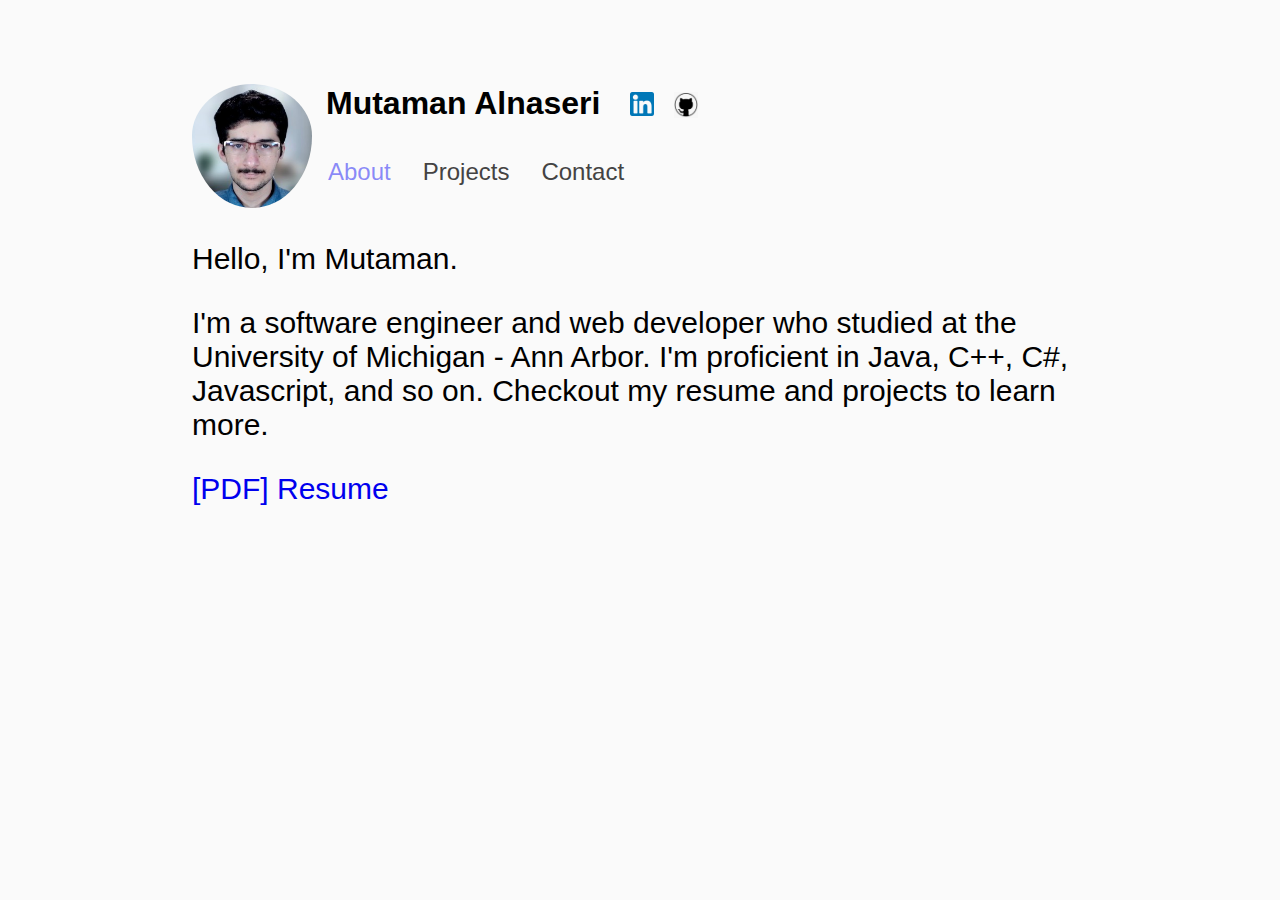
<file: index.html>
<!DOCTYPE html>
<html>

<head>
    <link rel="stylesheet" href="styles.css">
    <title>
        About
    </title>
</head>

<body>
    <div class="flex-container">
        <div class="profile-picture">
            <img src="better_profile.jpeg" alt="Profile picture">
        </div>

        <div>
            <div class="flex-container">
                <h1 id="name">Mutaman Alnaseri</h1>
                <a href="https://www.linkedin.com/in/mutamancpp/" target="_blank" rel="noreferrer noopener"><img
                        id="linkedin" src="linkedin.png" alt="LinkedIn"></a>
                <a href="https://github.com/mutaman-al" target="_blank" rel="noreferrer noopener"><img id="github"
                        src="github.png" alt="LinkedIn"></a>
            </div>

            <div class="topnav">
                <a class="active" href="#home">About</a>
                <a href="projects.html">Projects</a>
                <a href="contact.html">Contact</a>
            </div>
        </div>

    </div>


    <div class="body-content">
        <p>Hello, I'm Mutaman.</p>
        <p>I'm a software engineer and web developer who studied at the University of Michigan - Ann Arbor. I'm
            proficient in Java, C++,
            C#, Javascript, and so on. Checkout my resume and projects to learn more. </p>

        <p><a href="Resume.pdf" id="resume" target="_blank" rel="noreferrer noopener">[PDF] Resume</a></p>


    </div>

</body>



</html>
</file>
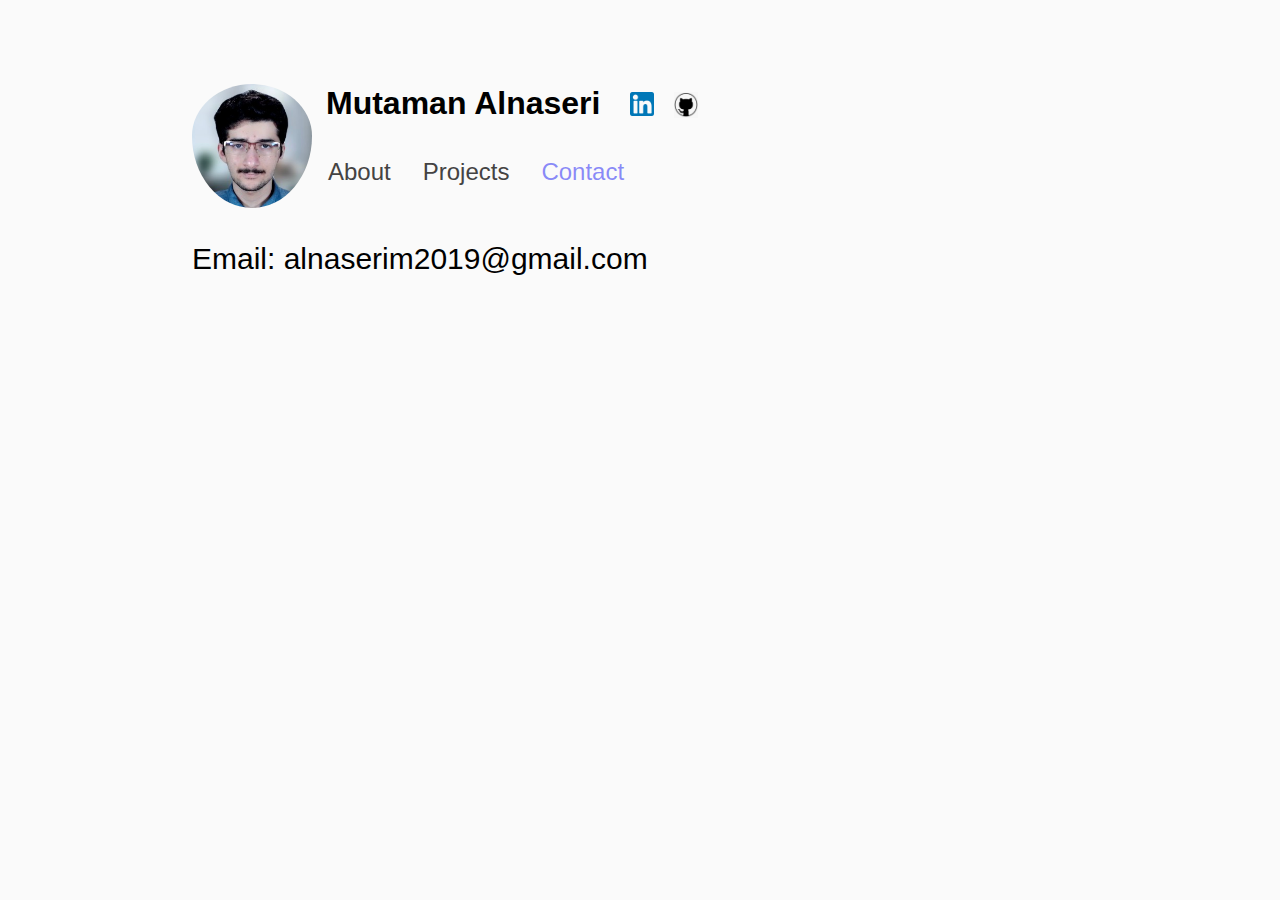
<file: contact.html>
<!DOCTYPE html>
<html>

<head>
    <link rel="stylesheet" href="styles.css">
    <title>
        Contact Me
    </title>
</head>

<body>
    <div class="flex-container">
        <div class="profile-picture">
            <img src="better_profile.jpeg" alt="Profile picture">
        </div>

        <div>
            <div class="flex-container">
                <h1 id="name">Mutaman Alnaseri</h1>
                <a href="https://www.linkedin.com/in/mutamancpp/" target="_blank" rel="noreferrer noopener"><img
                        id="linkedin" src="linkedin.png" alt="LinkedIn"></a>
                <a href="https://github.com/mutaman-al" target="_blank" rel="noreferrer noopener"><img id="github"
                        src="github.png" alt="LinkedIn"></a>
            </div>

            <div class="topnav">
                <a href="index.html">About</a>
                <a href="projects.html">Projects</a>
                <a class="active">Contact</a>
            </div>
        </div>


    </div>
    <div class="body-content">
        <p>Email: alnaserim2019@gmail.com</p>

    </div>

</body>



</html>
</file>
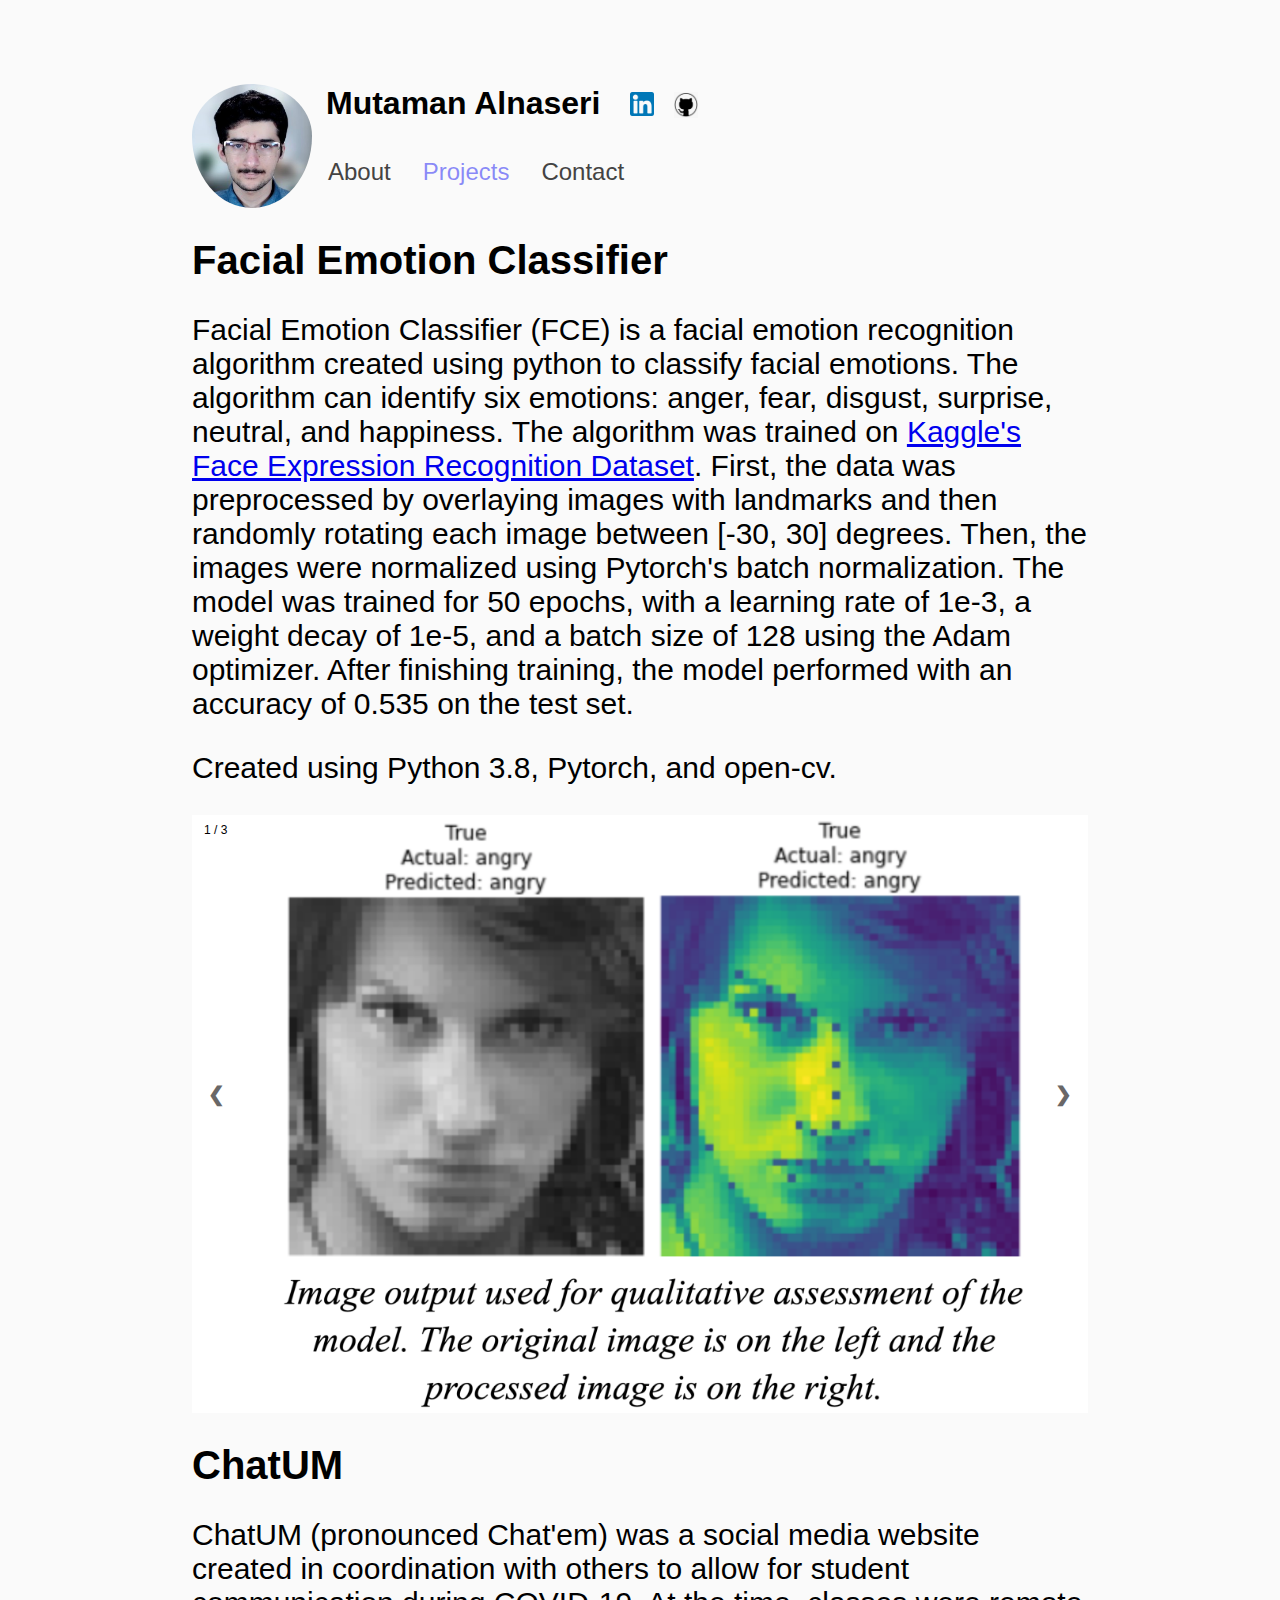
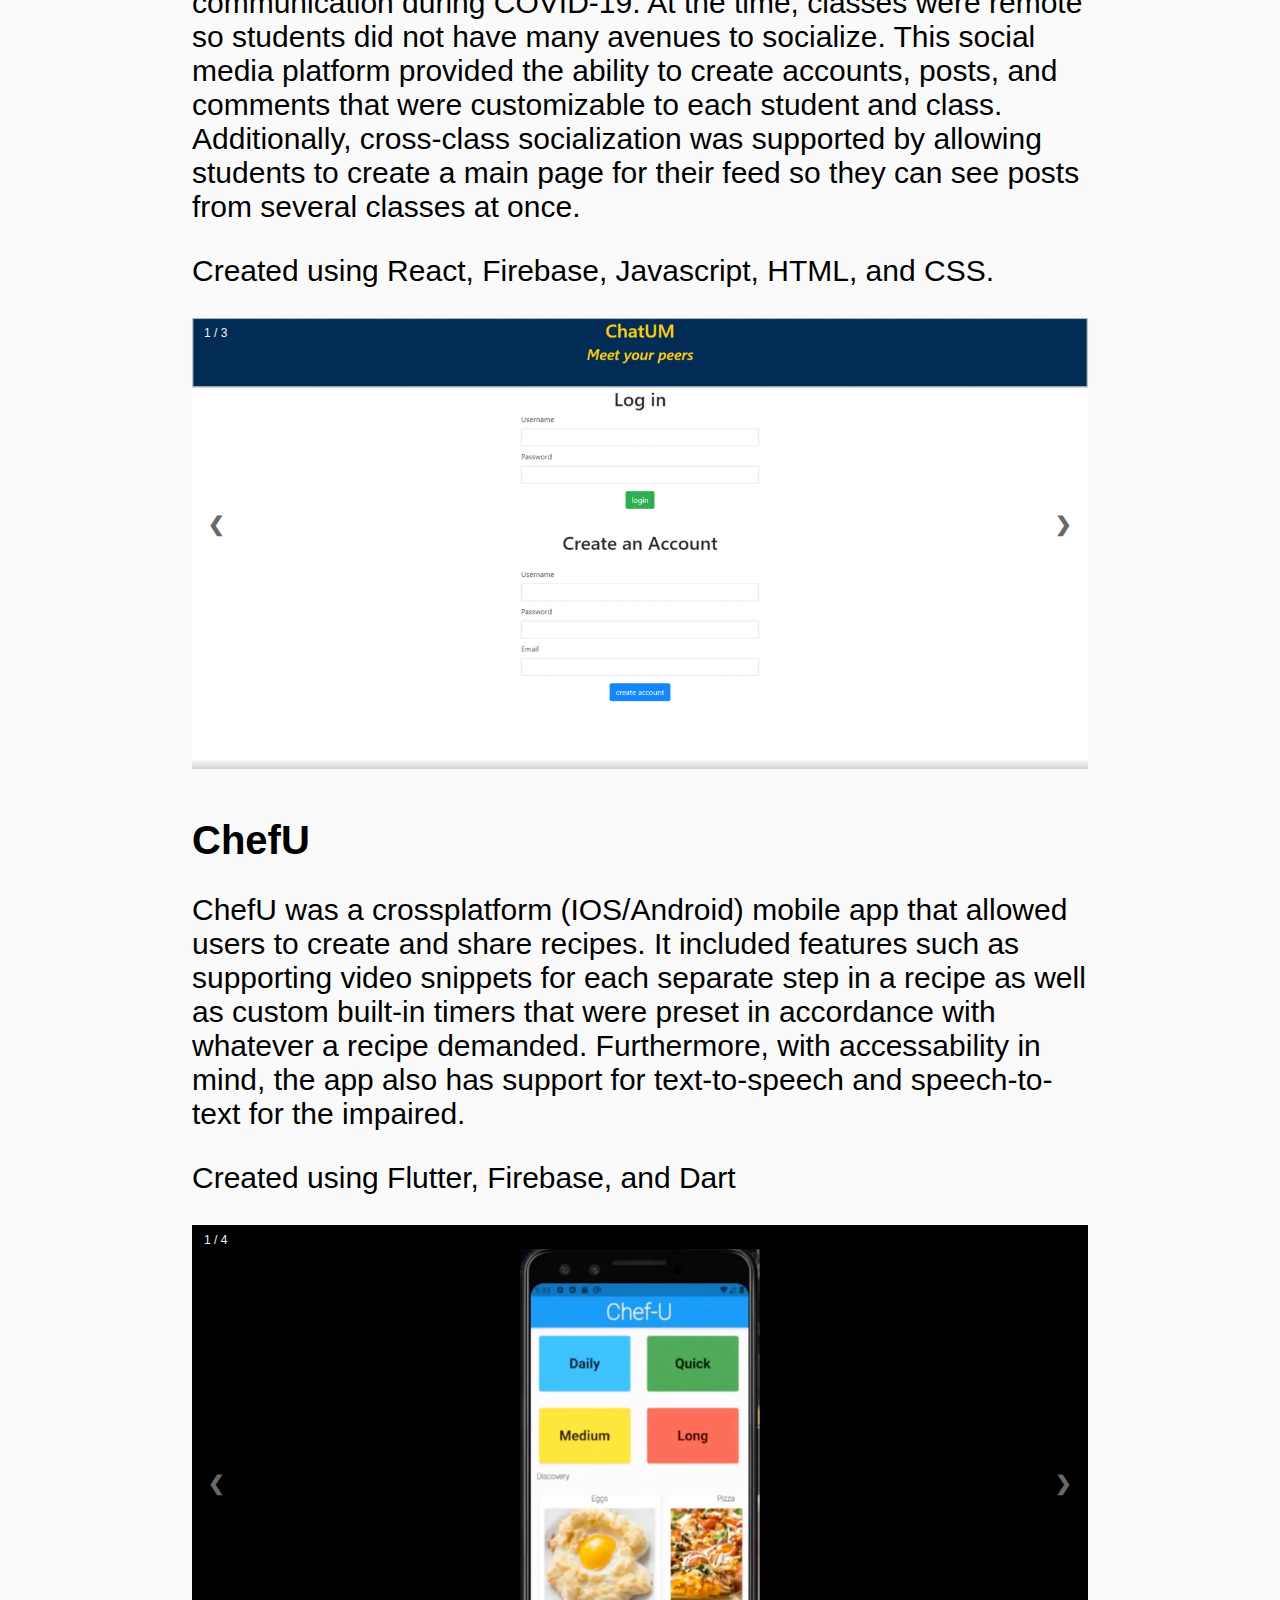
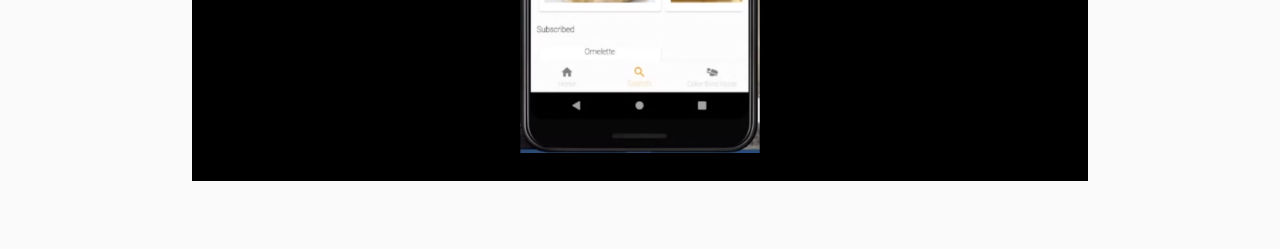
<file: projects.html>
<!DOCTYPE html>
<html>



<head>
    <link rel="stylesheet" href="styles.css">
    <title>
        Projects
    </title>
</head>

<body>
    <div class="flex-container">
        <div class="profile-picture">
            <img src="better_profile.jpeg" alt="Profile picture">
        </div>

        <div>
            <div class="flex-container">
                <h1 id="name">Mutaman Alnaseri</h1>
                <a href="https://www.linkedin.com/in/mutamancpp/" target="_blank" rel="noreferrer noopener"><img
                        id="linkedin" src="linkedin.png" alt="LinkedIn"></a>
                <a href="https://github.com/mutaman-al" target="_blank" rel="noreferrer noopener"><img id="github"
                        src="github.png" alt="LinkedIn"></a>
            </div>

            <div class="topnav">
                <a href="index.html">About</a>
                <a class="active">Projects</a>
                <a href="contact.html">Contact</a>
            </div>
        </div>

    </div>

    <div class="body-content">

        <h1 id="Facial Emotion Classifier">Facial Emotion Classifier</h1>
        <p>Facial Emotion Classifier (FCE) is a facial emotion recognition algorithm created using python to classify
            facial emotions. The algorithm can identify six emotions: anger, fear, disgust, surprise, neutral, and happiness.
            The algorithm was trained on <a href="https://www.kaggle.com/datasets/jonathanoheix/face-expression-recognition-dataset">
                Kaggle's Face Expression Recognition Dataset</a>. First, the data was preprocessed by
            overlaying images with landmarks and then randomly rotating each image between [-30, 30] degrees. Then, the images
            were normalized using Pytorch's batch normalization. The model was trained for 50 epochs, with a learning rate of 1e-3,
            a weight decay of 1e-5, and a batch size of 128 using the Adam optimizer. After finishing training, the model performed
            with an accuracy of 0.535 on the test set.
        </p>
        <p>Created using Python 3.8, Pytorch, and open-cv.</p>

         <!-- Container for the image gallery-->
         <div class="container">

            <!-- Full-width images with number text -->
            <div class="FCESlides">
            <div class="numbertext" style="color: black">1 / 3</div>
                <img src="Projects/FCE/Example.png" style="width:100%">
            </div>
        
            <div class="FCESlides">
            <div class="numbertext" style="color: black">2 / 3</div>
                <img src="Projects/FCE/Graph.png" style="width:100%">
            </div>
        
            <div class="FCESlides">
            <div class="numbertext" style="color: black">3 / 3</div>
                <img src="Projects/FCE/Diagram.png" style="width:100%">
            </div>
            

            <!-- Next and previous buttons -->
            <a class="prev" onclick="plusSlides(-1, 'FCESlides')">&#10094;</a>
            <a class="next" onclick="plusSlides(1, 'FCESlides')">&#10095;</a>
        </div>

        <h1 id="ChatUM">ChatUM</h1>
        <p>ChatUM (pronounced Chat'em) was a social media website created in coordination with others to allow for
            student communication during COVID-19. At the time, classes were remote so students did not have many
            avenues to socialize. This social media platform provided the ability to create accounts, posts, and
            comments that were customizable to each student and class. Additionally, cross-class socialization was
            supported by allowing students to create a main page for their feed so they can see posts from several
            classes at once.</p>
        <p>Created using React, Firebase, Javascript, HTML, and CSS.</p>

       

        <!-- Container for the image gallery-->
        <div class="container">

            <!-- Full-width images with number text -->
            <div class="ChatUMSlides">
            <div class="numbertext">1 / 3</div>
                <img src="Projects/ChatUM/Login.png" style="width:100%">
            </div>
        
            <div class="ChatUMSlides">
            <div class="numbertext">2 / 3</div>
                <img src="Projects/ChatUM/ClassPage.png" style="width:100%">
            </div>
        
            <div class="ChatUMSlides">
            <div class="numbertext">3 / 3</div>
                <img src="Projects/ChatUM/MainPage.png" style="width:100%">
            </div>
            

            <!-- Next and previous buttons -->
            <a class="prev" onclick="plusSlides(-1, 'ChatUMSlides')">&#10094;</a>
            <a class="next" onclick="plusSlides(1, 'ChatUMSlides')">&#10095;</a>
        </div>


        <br>

        <h1 id="ChefU">ChefU</h1>
        <p>ChefU was a crossplatform (IOS/Android) mobile app that allowed users to create and share recipes. It
            included features such as supporting video snippets for each separate step in a recipe as well as custom
            built-in timers that were preset in accordance with whatever a recipe demanded. Furthermore, with
            accessability in mind, the app also has support for text-to-speech and speech-to-text for the impaired.</p>
        <p>Created using Flutter, Firebase, and Dart</p>

        <!-- Container for the image gallery -->
        <div class="container">

            <!-- Full-width images with number text -->
            <div class="ChefUSlides">
            <div class="numbertext">1 / 4</div>
                <img src="Projects/ChefU/MainMenu.png" style="width:100%">
            </div>
        
            <div class="ChefUSlides">
            <div class="numbertext">2 / 4</div>
                <img src="Projects/ChefU/LongRecipes.png" style="width:100%">
            </div>
        
            <div class="ChefUSlides">
            <div class="numbertext">3 / 4</div>
                <img src="Projects/ChefU/Steps.png" style="width:100%">
            </div>

            <div class="ChefUSlides">
                <div class="numbertext">4 / 4</div>
                    <img src="Projects/ChefU/PostRecipe.png" style="width:100%">
                </div>
            

            <!-- Next and previous buttons -->
            <a class="prev" onclick="plusSlides(-1, 'ChefUSlides')">&#10094;</a>
            <a class="next" onclick="plusSlides(1, 'ChefUSlides')">&#10095;</a>

        </div>

        <script>
            slideIndexes = {"FCESlides":1, "ChatUMSlides":1, "ChefUSlides":1};
            showSlides(slideIndexes["FCESlides"], 'FCESlides');
            showSlides(slideIndexes["ChatUMSlides"], 'ChatUMSlides');
            showSlides(slideIndexes["ChefUSlides"], 'ChefUSlides');
        
            // Next/previous controls
            function plusSlides(n, slide_name) {
                showSlides(slideIndexes[slide_name] += n, slide_name);
            }
        
            // Thumbnail image controls
            function currentSlide(n, slide_name) {
                showSlides(slideIndexes[slide_name] = n, slide_name);
            }
        
            function showSlides(n, slide_name) {
                let slides = document.getElementsByClassName(slide_name);
                let captionText = document.getElementById("caption");

                if (n > slides.length) {slideIndexes[slide_name] = 1}
                if (n < 1) {slideIndex = slides.length}
                for (let i = 0; i < slides.length; i++) {
                    slides[i].style.display = "none";
                }

                slides[slideIndexes[slide_name]-1].style.display = "block";
            }
        </script>
    </div>
</body>



</html>
</file>
<file: styles.css>
body {
    font-family: 'Gill Sans', 'Gill Sans MT', 'Trebuchet MS', sans-serif;
    margin: 5% 15%;
    padding:0;
    background-color: rgb(250, 250, 250);
}

.profile-picture { 
    position: relative;
    left: 0px;

}

    .profile-picture img{
        width: 120px;
        border-radius: 50%;
        padding-top: 20px;
    }


.flex-container {
    display: flex;
    flex-direction: row;

    
}

#name {
    padding-left: 14px;
}

#linkedin {
    padding-top: 28px;
    padding-left: 30px;
    width: 24px;
}

#github {
    padding-top: 28px;
    padding-left: 20px;
    width: 24px;
}

#resume {
    text-decoration: none;
}

.body-content p{
    font-size: 30px;
}

.body-content h1{
    font-size: 40px;
}

/* Add a black background color to the top navigation */
.topnav {
    overflow: hidden;
    background-color: rgb(250, 250, 250);
  }
  
  /* Style the links inside the navigation bar */
  .topnav a {
    float: left;
    
    color: rgb(68, 67, 67);
    text-align: center;
    padding: 14px 16px;
    text-decoration: none;
    font-size: 24px;
  }
  
  /* Change the color of links on hover */
  .topnav a:hover {
    color: rgba(86, 86, 246, 0.685);
  }
  
  /* Add a color to the active/current link */
  .topnav a.active {
    color: rgba(86, 86, 246, 0.685);
  }


/* Slideshow code */

/* Position the image container (needed to position the left and right arrows) */
.container {
    position: relative;
}

/* Hide the images by default */
.mySlides {
    display: none;
}

/* Add a pointer when hovering over the thumbnail images */
.cursor {
    cursor: pointer;
}

/* Next & previous buttons */
.prev,
.next {
    cursor: pointer;
    position: absolute;
    top: 50%;
    width: auto;
    padding: 16px;
    margin-top: -50px;
    color: rgb(105, 103, 103);
    font-weight: bold;
    font-size: 20px;
    border-radius: 0 3px 3px 0;
    user-select: none;
    -webkit-user-select: none;
}

/* Position the "next button" to the right */
.next {
    right: 0;
    border-radius: 3px 0 0 3px;
}

/* On hover, add a black background color with a little bit see-through */
.prev:hover,
.next:hover {
    background-color: rgba(0, 0, 0, 0.8);
}

/* Number text (1/3 etc) */
.numbertext {
    color: #f2f2f2;
    font-size: 12px;
    padding: 8px 12px;
    position: absolute;
    top: 0;
}

/* Container for image text */
.caption-container {
    text-align: center;
    background-color: #222;
    padding: 2px 16px;
    color: white;
}

.row:after {
    content: "";
    display: table;
    clear: both;
}

/* Six columns side by side */
.column {
    float: left;
    width: 16.66%;
}

/* Add a transparency effect for thumnbail images */
.demo {
    opacity: 0.6;
}

.active,
.demo:hover {
    opacity: 1;
}
</file>
